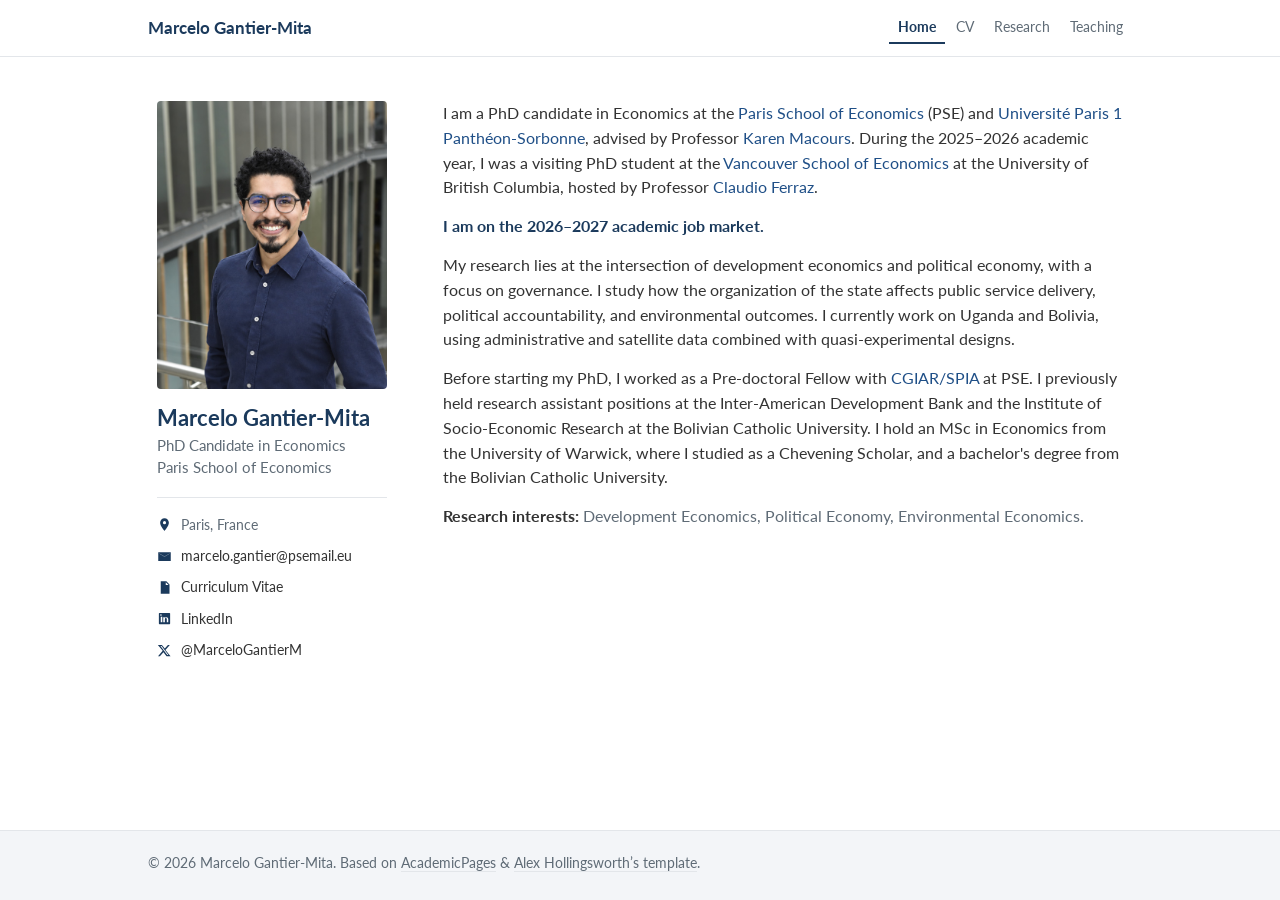
<file: index.html>
<!DOCTYPE html>
<html lang="en">
<head>
  <meta charset="utf-8">
  <meta name="viewport" content="width=device-width, initial-scale=1">
  <title>Marcelo Gantier-Mita</title>
  <meta name="description" content="Marcelo Gantier-Mita — PhD candidate in Economics, Paris School of Economics. Development economics, political economy, environmental economics.">
  <link rel="canonical" href="https://marcelogantier.github.io/">
  <link rel="preconnect" href="https://fonts.googleapis.com">
  <link rel="preconnect" href="https://fonts.gstatic.com" crossorigin>
  <link href="https://fonts.googleapis.com/css2?family=Lato:ital,wght@0,400;0,700;0,900;1,400;1,700&display=swap" rel="stylesheet">
  <link rel="stylesheet" href="style.css">
</head>
<body>

<!-- ===================== MASTHEAD / TABS ===================== -->
<header class="masthead">
  <nav class="nav" aria-label="Main navigation">
    <a class="nav-name" href="#bio">Marcelo Gantier-Mita</a>
    <ul class="nav-links">
      <li><a href="#bio" data-panel="bio">Home</a></li>
      <!-- CV tab: opens the PDF. To host it on the site, drop it in files/ and change the href to files/cv_gantier.pdf -->
      <li><a href="files/cv_gantier.pdf" target="_blank" rel="noopener">CV</a></li>
      <li><a href="#research" data-panel="research">Research</a></li>
      <li><a href="#teaching" data-panel="teaching">Teaching</a></li>
    </ul>
  </nav>
</header>

<div class="page">

  <!-- ===================== SIDEBAR (sticky) ===================== -->
  <aside class="sidebar">
    <img class="avatar" src="photo.jpg" alt="Marcelo Gantier-Mita" width="600" height="750">
    <h1 class="author-name">Marcelo Gantier-Mita</h1>
    <p class="author-title">PhD Candidate in Economics<br>Paris School of Economics</p>

    <ul class="author-links">
      <li>
        <svg class="icon" viewBox="0 0 24 24" aria-hidden="true"><path d="M12 2C8.1 2 5 5.1 5 9c0 5.2 7 13 7 13s7-7.8 7-13c0-3.9-3.1-7-7-7zm0 9.5a2.5 2.5 0 1 1 0-5 2.5 2.5 0 0 1 0 5z"/></svg>
        <span>Paris, France</span>
      </li>
      <li>
        <svg class="icon" viewBox="0 0 24 24" aria-hidden="true"><path d="M2 5h20v14H2V5zm2 2v.5l8 5 8-5V7l-8 5-8-5z"/></svg>
        <a href="mailto:marcelo.gantier@psemail.eu">marcelo.gantier@psemail.eu</a>
      </li>
      <li>
        <svg class="icon" viewBox="0 0 24 24" aria-hidden="true"><path d="M6 2h9l5 5v15H6V2zm8 1.5V8h4.5L14 3.5zM8 11h8v1.5H8V11zm0 3h8v1.5H8V14zm0 3h8v1.5H8V17z"/></svg>
        <a href="files/cv_gantier.pdf" target="_blank" rel="noopener">Curriculum Vitae</a>
      </li>
      <!-- Google Scholar and RePEc hidden for now; delete the comment markers to show them again
      <li>
        <svg class="icon" viewBox="0 0 24 24" aria-hidden="true"><path d="M12 3L1 9l11 6 9-4.9V17h2V9L12 3zm-7 9.9V17c0 1.7 3.1 4 7 4s7-2.3 7-4v-4.1l-7 3.8-7-3.8z"/></svg>
        <a href="https://scholar.google.com/citations?user=gNY6Kz4AAAAJ&amp;hl=en" target="_blank" rel="noopener">Google Scholar</a>
      </li>
      <li>
        <svg class="icon" viewBox="0 0 24 24" aria-hidden="true"><path d="M3 3h2v16h16v2H3V3zm4 12l4-5 3 3 6-7 1.5 1.3L16 16l-3-3-4 5-2-3z"/></svg>
        <a href="https://ideas.repec.org/f/pga936.html" target="_blank" rel="noopener">RePEc / IDEAS</a>
      </li>
      -->
      <li>
        <svg class="icon" viewBox="0 0 24 24" aria-hidden="true"><path d="M4 3h16a1 1 0 0 1 1 1v16a1 1 0 0 1-1 1H4a1 1 0 0 1-1-1V4a1 1 0 0 1 1-1zm3.5 6H6v9h2.5V9zm-1.2-4A1.3 1.3 0 1 0 6.3 7.6 1.3 1.3 0 0 0 6.3 5zM18 13.3c0-2.4-1.3-3.5-3-3.5-1.4 0-2 .8-2.4 1.3V10H10v8h2.6v-4.4c0-1.2.2-2.3 1.7-2.3s1.4 1.3 1.4 2.4V18H18v-4.7z"/></svg>
        <a href="https://www.linkedin.com/in/marcelo-gantier-mita-014632183/" target="_blank" rel="noopener">LinkedIn</a>
      </li>
      <li>
        <svg class="icon" viewBox="0 0 24 24" aria-hidden="true"><path d="M17.5 3h3l-7 8 8.2 10h-6.4l-5-6.2L4.6 21h-3l7.5-8.5L1.4 3h6.5l4.5 5.7L17.5 3zm-1 16h1.7L7.3 4.7H5.5L16.5 19z"/></svg>
        <a href="https://twitter.com/MarceloGantierM" target="_blank" rel="noopener">@MarceloGantierM</a>
      </li>
    </ul>
  </aside>

  <!-- ===================== MAIN CONTENT: one panel visible at a time ===================== -->
  <main class="content">

    <!-- ---------- BIO ---------- -->
    <section id="bio" class="panel">
      <p>I am a PhD candidate in Economics at the <a href="https://www.parisschoolofeconomics.eu/en/persons/marcelo-gantier/" target="_blank" rel="noopener">Paris School of Economics</a> (PSE) and <a href="https://www.pantheonsorbonne.fr/" target="_blank" rel="noopener">Université Paris 1 Panthéon-Sorbonne</a>, advised by Professor <a href="https://www.parisschoolofeconomics.eu/en/macours-karen/" target="_blank" rel="noopener">Karen Macours</a>. During the 2025–2026 academic year, I was a visiting PhD student at the <a href="https://economics.ubc.ca/" target="_blank" rel="noopener">Vancouver School of Economics</a> at the University of British Columbia, hosted by Professor <a href="https://sites.google.com/site/claudferraz/" target="_blank" rel="noopener">Claudio Ferraz</a>.</p>

      <p class="jm-note">I am on the 2026–2027 academic job market.</p>

      <p>My research lies at the intersection of development economics and political economy, with a focus on governance. I study how the organization of the state affects public service delivery, political accountability, and environmental outcomes. I currently work on Uganda and Bolivia, using administrative and satellite data combined with quasi-experimental designs.</p>

      <!-- Hidden for now (owner request, 19 Oct 2026). To restore, remove the comment markers around this paragraph.
      <p>A second strand of my research focuses on agricultural technology adoption in Sub-Saharan Africa, particularly in livestock production. I am currently working on a joint project studying how the adoption of improved practices and livestock breeds in Uganda affects farm incomes and environmental outcomes.</p>
      -->

      <p>Before starting my PhD, I worked as a Pre-doctoral Fellow with <a href="https://iaes.cgiar.org/spia" target="_blank" rel="noopener">CGIAR/SPIA</a> at PSE. I previously held research assistant positions at the Inter-American Development Bank and the Institute of Socio-Economic Research at the Bolivian Catholic University. I hold an MSc in Economics from the University of Warwick, where I studied as a Chevening Scholar, and a bachelor's degree from the Bolivian Catholic University.</p>

      <p class="fields"><strong>Research interests:</strong> Development Economics, Political Economy, Environmental Economics.</p>
    </section>

    <!-- ---------- RESEARCH ---------- -->
    <section id="research" class="panel" hidden>
      <h2>Research</h2>

      <h3 class="subheading">Working Papers</h3>

      <!-- Job market paper, highlighted -->
      <article class="paper">
        <div class="jmp-head">
          <p class="paper-tag">Job Market Paper</p>
          <!-- Draft is public. To update: overwrite files/jmp_gantier.pdf and change the "Latest draft" month below, push -->
          <h3 class="paper-title"><a href="files/jmp_gantier.pdf" target="_blank" rel="noopener">Bringing Services Closer to People? Distance to Administrators and the Reach of the State</a></h3>
          <p class="paper-meta">
            Latest draft: November 2026
            · <a href="https://www.theigc.org/publications/proximity-to-administrators-effect-on-public-service-delivery-uganda" target="_blank" rel="noopener">IGC policy brief</a>
            · <a href="https://www.theigc.org/blogs/distance-public-service-delivery-uganda" target="_blank" rel="noopener">IGC blog post</a>
          </p>
        </div>
        <details class="abstract">
          <summary>Abstract</summary>
          <p>As populations grow, ensuring public service delivery to all citizens can be challenging, particularly in rural areas where state presence remains limited. Leveraging an episode of district proliferation in Uganda, this paper studies whether geographical proximity to local government administrative centers improves public service delivery and changes citizens’ relationship with the state. To establish causality, I exploit a policy implementation rule that generated exogenous variation in households’ proximity to new district headquarters. I find that households living closer to these centers have better access to electricity, roads, health facilities, and water sources. Beyond service delivery, proximity also shifts engagement from contentious to participatory channels and reduces direct experiences of corruption. These effects are stronger in politically aligned districts, where elected and appointed district leaders share political incentives. However, improvements in service delivery and citizen engagement do not translate into more favorable perceptions of the government. Finally, extending administrative reach comes at a fiscal cost. Each district split raises transfers to the pre-split territory by roughly 14 percent, with most of the increase concentrated in administrative expenditures rather than service delivery budgets.</p>
          <figure class="paper-figure paper-figure--wide">
            <img src="omoro_headquarters.jpg" alt="Roadside signs for the Omoro District Local Government headquarters and the District Education and Sports Offices, next to a dirt road in northern Uganda" width="1200" height="800" loading="lazy">
            <figcaption>Omoro District headquarters, Uganda, 2024.</figcaption>
          </figure>
        </details>
        <p class="presentations"><span class="label">Presented at:</span> Oxford Development Economics Workshop 2026, Bruneck Workshop on Political Economy 2026 (Free University of Bozen-Bolzano), PacDev 2026 (UC Davis), STEG Annual Conference and Theme Workshops 2026, Vancouver School of Economics Development and Political Economy seminar, European Doctoral Programme Jamboree 2024 (UPF), 12th Warwick PhD Economics Conference, 2nd Essex PhD Economics Conference, AFEDEV International Conference on Development Economics 2023, 14th Bolivian Conference on Development Economics, PSE Development and Political Economy seminar.</p>
      </article>

      <article class="paper">
        <h3 class="paper-title">Bottom-up Conservation: Sub-national Protected Areas and Local Governance in Bolivia</h3>
        <p class="paper-meta">(with <a href="https://www.cee-m.fr/member/girard-julia/" target="_blank" rel="noopener">Julia Girard</a>, <a href="https://iisec.ucb.edu.bo/investigador/carlos-eduardo-quezada-lambertin" target="_blank" rel="noopener">Carlos Quezada-Lambertin</a> and <a href="https://scholar.google.com/citations?user=niouNZAAAAAJ" target="_blank" rel="noopener">Jean Paul Benavides</a>)</p>
        <p class="paper-meta">Draft available upon request</p>
        <details class="abstract">
          <summary>Abstract</summary>
          <p>Protected areas are central to global conservation policy, yet evidence on decentralized forest conservation remains limited. In many countries, local governments can designate protected areas while national governments retain authority over land allocation. This paper studies what happens when the authority to protect land is decentralized but the authority to allocate it is not. Combining annual land cover data, parcel-level titling records, and nearly 99,000 judicial rulings, we study Municipal Protected Areas in Bolivia using staggered difference in differences. We find that designation modestly reduces deforestation but does not prevent national land titling. In protected areas without indigenous territories, titling of commercial and medium-sized properties triples after designation, while small property titling remains unchanged. Titled land is subsequently cleared at similar rates inside and outside protected areas. Titling is initiated by private claimants and faces little apparent legal contestation, with no judicial ruling challenging titles granted inside municipal protected areas. Where protection overlaps indigenous territories, titling does not increase, and the national land agency defends indigenous tenure in court. These findings suggest that indigenous territorial rights provide an institutional constraint on national land allocation that is absent under municipal protection alone.</p>
          <figure class="paper-figure">
            <img src="protected_areas.jpg" alt="Weathered wooden sign for a Bolivian protected area, listing the National Service of Protected Areas (SERNAP), at the edge of a forest track" width="610" height="431" loading="lazy">
            <figcaption>Protected area sign, Bolivia, 2025.</figcaption>
          </figure>
        </details>
        <p class="presentations"><span class="label">Presented at:</span> 6th AFEDEV International Conference on Development Economics, 3rd AFÉPOP Annual Conference, 20th Biennial Conference of the International Association for the Study of the Commons, 14th Bolivian Conference on Development Economics 2024, Forest and People Conference 2024, PSE GPET seminar.</p>
      </article>

      <article class="paper">
        <h3 class="paper-title">Voting for Justice? Judicial Elections and Checks and Balances in Bolivia</h3>
        <details class="abstract">
          <summary>Abstract</summary>
          <p>In 2011, Bolivia became the first country to select its highest court judges by popular vote, aiming to democratize justice and strengthen judicial legitimacy. This paper studies whether the reform affected the courts’ capacity to check the executive. Using the universe of high-court rulings since 2000, I compare outcomes in politically sensitive cases before and after the reform in a difference in differences setting. Preliminary findings suggest that, after the reform, the constitutional court became more likely to rule in favor of the government in cases where political power is directly at stake, including removal from office and electoral disputes. In the criminal chamber of the supreme court, appeals filed by accused public officials became more likely to be admitted and to succeed. These patterns are not present before the reform and become stronger under the second cohort of elected judges. Taken together, the evidence suggests that the popular election of judges, combined with government control over candidate pre-selection, may have facilitated political capture rather than strengthened checks and balances.</p>
          <figure class="paper-figure paper-figure--wide">
            <img src="ballot_2011.jpg" alt="Ballot for Bolivia’s 2011 judicial elections, La Paz department, listing candidates with photographs for the Agro-environmental Tribunal, the Council of the Magistracy, the Plurinational Constitutional Tribunal and the Supreme Court of Justice; candidate names are blurred" width="1200" height="800" loading="lazy">
            <figcaption>Ballot for the 2011 judicial elections, La Paz department. Cropped for size and shown for illustration only (it does not include all candidates). Candidate names blurred to preserve anonymity.</figcaption>
          </figure>
        </details>
        <p class="presentations"><span class="label">Presented at:</span> PSE GPET seminar.</p>
      </article>

      <h3 class="subheading">Work in Progress</h3>

      <article class="paper">
        <h3 class="paper-title">Turkish Soap Operas and Intimate Partner Violence in Peru</h3>
      </article>

      <article class="paper">
        <h3 class="paper-title">Livestock Intensification, Structural Transformation, and Environmental Spillovers</h3>
        <p class="paper-meta">(with <a href="https://sites.google.com/view/mdgordon/home" target="_blank" rel="noopener">Matthew Gordon</a>, <a href="https://www.parisschoolofeconomics.eu/en/macours-karen/" target="_blank" rel="noopener">Karen Macours</a> and <a href="https://asmarcheva.github.io/" target="_blank" rel="noopener">Antonia Marcheva</a>)</p>
      </article>

      <article class="paper">
        <h3 class="paper-title">Building Skills in Agri-Food Systems: A Meta-Analysis of Extension and Training Programs</h3>
        <p class="paper-meta">(with <a href="https://www.parisschoolofeconomics.eu/en/macours-karen/" target="_blank" rel="noopener">Karen Macours</a>, <a href="https://www.parisschoolofeconomics.eu/en/vanukuri-balasai/" target="_blank" rel="noopener">Balasai Vanukuri</a> and <a href="https://bfi.uchicago.edu/scholar/amit-khanal/" target="_blank" rel="noopener">Amit Khanal</a>)</p>
      </article>

      <article class="paper">
        <h3 class="paper-title">Impact of Land Tenure on Tropical Working Lands</h3>
        <p class="paper-meta">(with <a href="https://www.danielamiteva.com/home" target="_blank" rel="noopener">Daniela Miteva</a>, <a href="https://sanford.duke.edu/profile/subhrendu-k-pattanayak/" target="_blank" rel="noopener">Subhrendu Pattanayak</a>, <a href="https://provost.ncsu.edu/people/sills/" target="_blank" rel="noopener">Erin Sills</a>, <a href="https://sites.sanford.duke.edu/alexpfaff/" target="_blank" rel="noopener">Alex Pfaff</a>, <a href="https://scholar.google.com/citations?user=AZkuO_YAAAAJ" target="_blank" rel="noopener">Allen Blackman</a> et al.)</p>
        <details class="abstract">
          <summary>Abstract</summary>
          <p>While property rights interventions have been a dominant way to redistribute costs and benefits from forests and address conservation challenges especially in working forests, the evidence of their effectiveness to date remains sparse. In this paper, we address this gap by providing rigorous evidence of the impacts of two such interventions: the establishment of commercial logging rights and voluntary market-based certification, specifically certification by the Forest Stewardship Council (FSC). Applying rigorous difference-in-difference methods for staggered treatment designs, we use data from 15 tropical countries, where we conducted synchronized research (meta-keta) aligned with each country’s specific theory of change. We show that the establishment of logging rights does not exacerbate forest loss. We find limited evidence of FSC’s impacts on stalling forest loss. However, we note the significant heterogeneity by colonial past and economic development stage. Further, we demonstrate the importance of controlling for country specific covariates based on each country’s theory of change. Our work has important implications for the design and implementation of global conservation and development interventions.</p>
        </details>
      </article>

      <article class="paper">
        <h3 class="paper-title">An Unlikely Shield: Informal Settlements and Political Violence in Peru</h3>
        <p class="paper-meta">(with <a href="https://hparedes-c.github.io/index.html" target="_blank" rel="noopener">Hector Paredes</a>)</p>
      </article>

      <h3 class="subheading">Policy Reports</h3>

      <article class="paper">
        <h3 class="paper-title">Measuring Livestock: A Review of Data Gaps and Methodological Opportunities for Livestock Data Collection in Household and Agricultural Surveys</h3>
        <p class="paper-venue">50x2030 Working Paper Series, 2025</p>
        <details class="abstract">
          <summary>Abstract</summary>
          <p>This review identifies key data gaps and methodological challenges in collecting data on livestock in the context of household and agricultural surveys, with emphasis on livestock enumeration, product quantification and valuation, and labor. Drawing on consultations with international experts and stakeholders, as well as a review of nine prominent survey instruments, including those from the 50x2030 Initiative, the Living Standards Measurement Study–Integrated Surveys on Agriculture (LSMS-ISA), and the Agricultural Integrated Survey (AGRIS), the review highlights critical gaps in measuring live weight, milk production, by-products, and gender-disaggregated labor in addition to revealing limited or inconsistent coverage in critical areas such as herd dynamics, livestock systems, feed, and animal health. The review also indicates emerging methodologies, including digital apps, AI-powered computer vision, mechanized tools, and remote sensing, and discusses their feasibility for integration in large-scale household and agricultural survey operations. The objective of the review is to inform future methodological research efforts aimed at validating scalable and cost-effective innovations for improved livestock data collected through national agricultural surveys, such as those supported by the 50x2030 Initiative.</p>
        </details>
      </article>

      <h3 class="subheading">Pre-doctoral Publications</h3>

      <h4 class="minor-heading">Refereed journals</h4>
      <ul class="pub-list">
        <li><a href="https://onlinelibrary.wiley.com/doi/10.1002/jid.3872" target="_blank" rel="noopener">“Subjective Expectations and Schooling Choices in Latin America and the Caribbean”</a> (with <a href="https://gobierno.uc.cl/profesores/andrea-repetto/" target="_blank" rel="noopener">Andrea Repetto</a> and <a href="https://sites.google.com/site/rafaelnovella/" target="_blank" rel="noopener">Rafael Novella</a>). <em>Journal of International Development</em>, 36(3), 2024.</li>
        <li><a href="https://drive.google.com/file/d/1UpiEnIzRqbi2u9QxiJTB6930QzNvvNmS/view?usp=sharing" target="_blank" rel="noopener">“El Gasto Público y su Efecto en la Economía Boliviana: Periodo 1990–2015”</a> (with Germán Molina). <em><a href="https://www.redalyc.org/articulo.oa?id=425951181002" target="_blank" rel="noopener">Revista Perspectivas</a></em>, no. 39, 2017.</li>
        <li><a href="https://drive.google.com/file/d/11ZLIG7ux9iAJ0hp0sHK6buea4Oj94WAZ/view?usp=sharing" target="_blank" rel="noopener">“Causalidad entre el gasto de Gobierno y el ingreso nacional: el caso de Bolivia”</a> (with Germán Molina). <em><a href="http://www.scielo.org.bo/pdf/rlde/n25/n25_a03.pdf" target="_blank" rel="noopener">Latin American Journal of Economic Development</a></em>, no. 25, 2016.</li>
      </ul>

      <h4 class="minor-heading">Working papers and reports</h4>
      <ul class="pub-list">
        <li><a href="https://www.researchsquare.com/article/rs-3028333/v1" target="_blank" rel="noopener">“The Challenge of Tracking the Reach of Post-Green Revolution Crop Breeding”</a> (with <a href="https://iaes.cgiar.org/spia/team/james-stevenson" target="_blank" rel="noopener">James Stevenson</a>, <a href="https://www.parisschoolofeconomics.eu/en/macours-karen/" target="_blank" rel="noopener">Karen Macours</a>, <a href="https://ilci.cornell.edu/our-team/greg-traxler/" target="_blank" rel="noopener">Greg Traxler</a> and <a href="https://iaes.cgiar.org/spia/team/frederic-kosmowski" target="_blank" rel="noopener">Frederic Kosmowski</a>). Research Square preprint, 2023.</li>
        <li><a href="http://www.iisec.ucb.edu.bo/assets_iisec/publicacion/DT_IISEC-UCB_N_06-2020_MARCELO_GANTIER.pdf" target="_blank" rel="noopener">“Commodity Shocks, Factor Intensity and Conflicts in Africa.”</a> IISEC Working Paper 06/2020, 2020.</li>
        <li><a href="https://drive.google.com/file/d/18NWggH8gnJtJ4hSVAwcGp8MuILGbaWny/view?usp=sharing" target="_blank" rel="noopener">“Rent-seeking en un Entorno de Alta Dependencia de Recursos Naturales: El caso de Bolivia”</a> (with Bernardo Fernández and Martín Palmero). <a href="https://www.inesad.edu.bo/en/2018/10/16/rent-seeking-en-un-entorno-de-alta-dependencia-de-recursos-naturales-el-caso-de-bolivia/" target="_blank" rel="noopener">INESAD Working Paper 04/2018</a>, 2018. <a href="https://elpais.bo/economia/20181104_rentismo-en-bolivia-disminuye-el-bienestar-y-la-produccion.html" target="_blank" rel="noopener">Media coverage</a>.</li>
        <li><a href="https://drive.google.com/file/d/1GdzJBQTbH0zXxvgdBrt1igpFrjq0Zwzw/view?usp=sharing" target="_blank" rel="noopener">“Deuda Social en Bolivia”</a> (coordinated by Fernanda Wanderley and Jaime Pérez). <a href="http://www.iisec.ucb.edu.bo/publicacion-observatorio/deuda-social-en-bolivia" target="_blank" rel="noopener">IISEC Social Debt Observatory</a>, 2017.</li>
        <li><a href="https://drive.google.com/file/d/1eR7ldrJ6t7VQgelV0itLSwA-caOLu7UB/view?usp=sharing" target="_blank" rel="noopener">“Productividad y Felicidad: ¿Las Personas más Productivas son más Felices?”</a> (with Alejandro Herrera and Javier Aliaga). <a href="http://www.iisec.ucb.edu.bo/publicacion/productividad-y-felicidad-las-personas-mas-productivas-son-mas-felices" target="_blank" rel="noopener">IISEC Working Paper 13/2015</a>, 2015.</li>
      </ul>

      <h4 class="minor-heading">Book chapters</h4>
      <ul class="pub-list">
        <li><a href="https://drive.google.com/file/d/1FX5B_zvntz1U9eHRfU32RDkpRvqrC0-D/view?usp=sharing" target="_blank" rel="noopener">“Rent-seeking en un Entorno de Alta Dependencia de Recursos Naturales: El caso de Bolivia”</a> (with Bernardo Fernández and Martín Palmero). In <em><a href="https://www.inesad.edu.bo/en/2019/03/27/investigaciones-para-el-desarrollo-economico-de-bolivia/" target="_blank" rel="noopener">Investigaciones para el Desarrollo Económico de Bolivia</a></em>, A.B.C.E. – Fundación INESAD, 2019, pp. 169–228.</li>
        <li><a href="https://drive.google.com/file/d/1X1wj1uoXXGI5udNkz45giH0CalGVEVjg/view?usp=sharing" target="_blank" rel="noopener">“The relationship between natural resources and local human development: signs of curse or blessing?”</a> (with Horacio Vera). In <em><a href="https://www.programa-trandes.net/Ressources/Publikationen/Growth-KAS-English-web.pdf" target="_blank" rel="noopener">Growth, Inequality and the Challenges for Sustainability</a></em>, Konrad Adenauer Stiftung, 2018, pp. 141–156.</li>
        <li><a href="https://drive.google.com/file/d/1u_c8iOk_J-PM1UW8VUCZHne4PGymKa_Y/view?usp=sharing" target="_blank" rel="noopener">“Justicia Social y Gobernanza en la Región Andina”</a> (with Horacio Vera). In <em><a href="http://www.iisec.ucb.edu.bo/assets_iisec/publicacion/Hacia_el_desarrollo_sostenible-web1.pdf" target="_blank" rel="noopener">Hacia el Desarrollo Sostenible en la Región Andina</a></em>, Konrad Adenauer Stiftung, 2018, pp. 99–162.</li>
        <li><a href="https://drive.google.com/file/d/1-b9xaydN4Jev62P_QIJgseDAdz29HHnb/view?usp=sharing" target="_blank" rel="noopener">“Avances de la Economía de la Felicidad en Bolivia”</a> (with Alejandro Herrera, Luis Serrudo, Javier Aliaga and Miguel Carvajal). <a href="http://www.iisec.ucb.edu.bo/publicacion/avances-de-la-economia-de-la-felicidad-en-bolivia" target="_blank" rel="noopener">Instituto de Investigaciones Socio-Económicas</a>, 2015.</li>
      </ul>

      <h3 class="subheading">Academic Service</h3>
      <ul class="teach-list">
        <li><span class="course">Referee</span> — Journal of Development Economics; Latin American Journal of Economic Development (LAJED); EAYE Annual Meeting 2026; Bolivian Conference on Development Economics 2026.</li>
        <li><span class="course">Seminar organization</span> — Development Economics Seminar, Paris School of Economics, 2024–25.</li>
        <li><span class="course">Conference organization</span> — <a href="https://bcde2025.sebol.org/" target="_blank" rel="noopener">Bolivian Conference on Development Economics (BCDE)</a>, 2024 and 2025.</li>
        <li><span class="course">Mentoring</span> — <a href="https://econthaki.github.io/" target="_blank" rel="noopener">EconThaki</a>, 2024.</li>
        <li><span class="course">Affiliations</span> — American Economic Association (AEA); European Economic Association (EEA); Latin American and Caribbean Economic Association (LACEA); Association Française d’Économie du Développement (AFEDEV); Association Française des Économistes de la Population (AFÉPOP); Bolivian Society of Economists (SEBOL), elected member of the board of directors, 2024–2026.</li>
      </ul>
    </section>

    <!-- ---------- TEACHING ---------- -->
    <section id="teaching" class="panel" hidden>
      <h2>Teaching</h2>

      <h3 class="subheading">Paris School of Economics</h3>
      <ul class="teach-list">
        <li><span class="course">Econometrics 2: Treatment Effect Models</span> — Teaching Assistant, M1 Public Policy and Development (PPD), 2023–24 and 2024–25.<br><span class="award">PPD Teaching Prize for Best Teaching Assistant, 2023–24.</span><br><span class="topics">Topics: potential outcomes, RCTs, IV, RDD, DiD, matching; applications in R.</span></li>
      </ul>

      <h3 class="subheading">Universidad Católica Boliviana</h3>
      <ul class="teach-list">
        <li><span class="course">Macroeconomics II</span> (Econ 223) — Lecturer, 2020.<br><span class="topics">Topics: consumption and investment, open economy, money and inflation, Phillips curve, debt sustainability, growth.</span></li>
        <li><span class="course">General Economics</span> (Econ 101) — Lecturer, 2017–2018.<br><span class="topics">Topics: supply and demand, consumer and producer theory, national accounts, growth.</span></li>
        <li><span class="course">Econometrics I &amp; II</span> — Teaching Assistant, 2014–2015.<br><span class="topics">Topics: linear regression and inference; time series.</span></li>
        <li><span class="course">Macroeconomics I</span> — Teaching Assistant, 2013–2014.<br><span class="topics">Topics: national accounts, IS–LM, growth models.</span></li>
        <li><span class="course">General Economics</span> — Teaching Assistant, 2012.<br><span class="topics">Topics: principles of micro and macroeconomics.</span></li>
      </ul>

      <h3 class="subheading">Short courses</h3>
      <ul class="teach-list">
        <li><span class="course">Multidimensional Poverty</span> — Universidad Católica Boliviana, 2017.</li>
        <li><span class="course">Introduction to Stata Programming</span> — Universidad Mayor de San Andrés, 2016.</li>
        <li><span class="course">Household Surveys and Applications in Stata</span> — Universidad Católica Boliviana, 2016.</li>
      </ul>
    </section>

  </main>
</div>

<footer class="site-footer">
  <div class="footer-inner">
    <p>© <span id="year"></span> Marcelo Gantier-Mita. Based on <a href="https://github.com/academicpages/academicpages.github.io" target="_blank" rel="noopener">AcademicPages</a> &amp; <a href="https://www.ashecon.org/newsletter/newsletter-20203/create-a-simple-and-a-free-job-market-website/" target="_blank" rel="noopener">Alex Hollingsworth’s template</a>.</p>
  </div>
</footer>

<!-- Without JavaScript every panel is shown, one after the other -->
<noscript><style>.panel[hidden] { display: block !important; }</style></noscript>

<script>
  document.getElementById('year').textContent = new Date().getFullYear();

  // Tab navigation: show one panel at a time, driven by the URL hash (#bio, #research, ...)
  (function () {
    var panels = Array.prototype.slice.call(document.querySelectorAll('.panel'));
    var tabs = Array.prototype.slice.call(document.querySelectorAll('.nav-links a[data-panel]'));
    var ids = panels.map(function (p) { return p.id; });

    function show(id) {
      if (id === 'jmp') id = 'research';   // the JMP tab was folded into Research (Oct 2026)
      if (ids.indexOf(id) === -1) id = ids[0];
      panels.forEach(function (p) { p.hidden = (p.id !== id); });
      tabs.forEach(function (a) {
        var on = a.getAttribute('data-panel') === id;
        a.classList.toggle('active', on);
        if (on) a.setAttribute('aria-current', 'page'); else a.removeAttribute('aria-current');
      });
      window.scrollTo(0, 0);
    }

    function fromHash() { show((location.hash || '#bio').slice(1)); }

    window.addEventListener('hashchange', fromHash);
    fromHash();
  })();
</script>

</body>
</html>
</file>
<file: style.css>
/* ==========================================================
   Marcelo Gantier-Mita — academic site
   Structure: academicpages-style sticky sidebar (photo, name,
   links) on the left, single-page content on the right.
   Font: Lato throughout
   Accent: #1b3a5c   Text: #2B2B2B   Background: #ffffff
   ========================================================== */

:root {
  --accent: #1b3a5c;
  --accent-dark: #142c47;
  --link: #1f4f87;          /* clickable text: lighter, more saturated than the navy used for structure */
  --link-hover: #173d6a;
  --text: #333333;          /* black at 80% on white, matching the Google Sites body text */
  --muted: #5f6b76;
  --rule: #e3e6ea;
  --bg: #ffffff;
  --footer-bg: #f3f5f8;
  --panel: #f7f9fb;         /* tinted ground behind abstracts */
  --max: 1040px;
  --sidebar-w: 230px;
  --header-h: 56px;
  --font-head: "Lato", "Helvetica Neue", Arial, sans-serif;
  --font-body: "Lato", "Helvetica Neue", Arial, sans-serif;
}

* { box-sizing: border-box; }

html { scroll-padding-top: calc(var(--header-h) + 20px); }

body {
  margin: 0;
  min-height: 100vh;
  display: flex;
  flex-direction: column;
  font-family: var(--font-body);
  font-size: 16px;
  line-height: 1.55;
  color: var(--text);
  background: var(--bg);
}

a { color: var(--link); text-decoration: none; }
a:hover, a:focus { color: var(--link-hover); text-decoration: underline; }
a:focus-visible { outline: 2px solid var(--accent); outline-offset: 2px; }

h1, h2, h3, h4 {
  font-family: var(--font-head);
  color: var(--accent);
  font-weight: 700;
  line-height: 1.25;
  margin: 0;
}

p { margin: 0 0 14px; }

/* ---------- Masthead / nav ---------- */
.masthead {
  position: sticky;
  top: 0;
  z-index: 100;
  background: rgba(255, 255, 255, 0.97);
  backdrop-filter: blur(6px);
  border-bottom: 1px solid var(--rule);
}

.nav {
  max-width: var(--max);
  margin: 0 auto;
  padding: 0 28px;
  height: var(--header-h);
  display: flex;
  align-items: center;
  justify-content: space-between;
  gap: 16px;
}

.nav-name {
  font-family: var(--font-head);
  font-weight: 700;
  font-size: 1.05rem;
  color: var(--accent);
  white-space: nowrap;
}
.nav-name:hover { text-decoration: none; }

.nav-links {
  list-style: none;
  margin: 0;
  padding: 0;
  display: flex;
  gap: 2px;
}

.nav-links a {
  display: block;
  padding: 4px 9px;
  font-size: 0.88rem;
  color: var(--muted);
  border-bottom: 2px solid transparent;
  white-space: nowrap;
  transition: color .15s, border-color .15s;
}
.nav-links a:hover { color: var(--accent); text-decoration: none; }
.nav-links a.active { color: var(--accent); border-bottom-color: var(--accent); font-weight: 700; }

/* ---------- Two-column page ---------- */
.page {
  max-width: var(--max);
  margin: 0 auto;
  padding: 44px 28px 0;
  display: grid;
  grid-template-columns: var(--sidebar-w) 1fr;
  gap: 56px;
  align-items: start;
}

/* ---------- Sidebar (stays fixed while the content scrolls) ---------- */
.sidebar {
  position: sticky;
  top: calc(var(--header-h) + 36px);
  align-self: start;
}

.avatar {
  display: block;
  width: 100%;
  height: auto;
  aspect-ratio: 4 / 5;
  border-radius: 4px;
  object-fit: cover;
  margin-bottom: 16px;
  background: #eef1f4;
}

.author-name { font-size: 1.35rem; margin-bottom: 4px; }
.author-title { font-size: 0.93rem; color: var(--muted); margin-bottom: 18px; line-height: 1.45; }

.author-links {
  list-style: none;
  margin: 0;
  padding: 16px 0 0;
  border-top: 1px solid var(--rule);
  font-size: 0.9rem;
}
.author-links li {
  display: flex;
  align-items: center;
  gap: 9px;
  margin-bottom: 9px;
  color: var(--muted);
  word-break: break-word;
}
.author-links a { color: var(--text); }
.author-links a:hover { color: var(--link); }
.icon { width: 15px; height: 15px; flex: 0 0 15px; fill: var(--accent); }

/* ---------- Main content ---------- */
.content { min-width: 0; max-width: 680px; }

.panel { padding: 0 0 40px; }
.panel[hidden] { display: none; }

/* Level 1: section title (Lato bold, navy) */
.panel h2 {
  font-size: 1.45rem;
  margin-bottom: 24px;
}

.lede { font-size: 1.02rem; }
.jm-note { color: var(--accent); font-weight: 700; }
.fields { margin-bottom: 0; color: var(--muted); }
.fields strong { font-weight: 700; color: var(--text); }

/* Level 2: group label (Lato bold, uppercase, muted grey, rule in the same grey).
   Different case and colour from paper titles (navy, mixed case),
   so the two never read as the same level. */
.subheading {
  font-family: var(--font-body);
  font-size: 0.95rem;
  font-weight: 700;
  text-transform: uppercase;
  letter-spacing: .08em;
  color: var(--muted);
  margin: 44px 0 18px;
  padding-bottom: 6px;
  border-bottom: 2px solid var(--muted);
}
.panel h2 + .subheading { margin-top: 0; }

/* Level 3: paper title (Lato bold, navy) */
.paper { margin: 0 0 30px; }
.paper-title { font-size: 1.06rem; margin-bottom: 5px; text-wrap: balance; }
.paper-title a { color: var(--link); }
.paper-title a:hover { color: var(--link-hover); text-decoration: underline; text-underline-offset: 3px; }
.paper-meta { margin: 0 0 6px; color: var(--muted); font-size: 0.9rem; }
.paper-meta a { color: var(--muted); text-decoration: underline; text-decoration-color: var(--rule); text-underline-offset: 3px; }
.paper-meta a:hover { color: var(--link); text-decoration-color: var(--link); }

/* Job market paper in the Research tab: label, title and links on a light blue band with a navy edge;
   the abstract and "Presented at" below it look like any other paper */
.jmp-head {
  margin-bottom: 8px;
  padding: 14px 20px 10px;
  background: #eef3f9;
  border-left: 3px solid var(--accent);
  border-radius: 0 4px 4px 0;
}
.paper-tag {
  margin: 0 0 6px;
  font-size: 0.74rem;
  font-weight: 700;
  letter-spacing: .08em;
  text-transform: uppercase;
  color: var(--accent);
}

/* Journal / working-paper series: its own line, bold, under the coauthors */
.paper-venue { margin: 0 0 6px; font-weight: 700; font-size: 0.88rem; color: var(--accent); }

/* Where the paper has been presented: quiet line, sits under the abstract */
.presentations { margin: 12px 0 0; color: var(--muted); font-size: 0.82rem; line-height: 1.55; }
.presentations .label { font-weight: 700; color: var(--muted); }

/* Level 4: sub-group inside pre-doctoral work (Lato bold italic, body color) */
.minor-heading {
  font-family: var(--font-head);
  font-style: italic;
  font-weight: 700;
  font-size: 0.95rem;
  color: var(--text);
  margin: 22px 0 8px;
}

details.abstract { margin-top: 4px; }
details.abstract summary {
  cursor: pointer;
  font-size: 0.88rem;
  font-weight: 700;
  color: var(--link);
  list-style: none;
  display: inline-flex;
  align-items: center;
  gap: 6px;
  user-select: none;
}
details.abstract summary::-webkit-details-marker { display: none; }
details.abstract summary::before { content: "+"; font-size: 1rem; width: 12px; text-align: center; }
details.abstract[open] summary::before { content: "\2013"; }
/* The abstract is the longest block on the page: it gets a tinted panel,
   a little more leading than the body, and a ragged right edge. */
details.abstract p {
  margin: 10px 0 0;
  padding: 14px 18px;
  background: var(--panel);
  border-left: 3px solid #a3b6ca;   /* the navy, lightened so it marks the panel without shouting */
  border-radius: 0 3px 3px 0;
  font-size: 0.94rem;
  line-height: 1.68;
  text-align: left;
  hyphens: none;
}

/* Photo attached to a paper: lives inside the abstract, so it appears only
   when the reader opens it. Kept below full width so it stays illustrative. */
.paper-figure { margin: 16px auto 0; max-width: 460px; }
/* Wide variant: runs the full width of the abstract, flush with its left edge */
.paper-figure--wide { margin: 16px 0 4px; max-width: none; }
.paper-figure img {
  display: block;
  width: 100%;
  height: auto;
  border-radius: 4px;
}
.paper-figure figcaption {
  margin-top: 8px;
  font-size: 0.85rem;
  color: var(--muted);
  line-height: 1.5;
  text-align: left;
}

.pub-list, .teach-list { margin: 0; padding-left: 20px; }
.pub-list li, .teach-list li { margin-bottom: 11px; font-size: 0.93rem; }
/* Pre-doctoral entries: the title is the blue link; the journal, series or
   publisher that follows keeps a quieter body-coloured underline. */
.pub-list a { color: var(--link); }
.pub-list li > a:not(:first-child),
.pub-list em a { color: var(--text); text-decoration: underline; text-decoration-color: var(--rule); text-underline-offset: 3px; }
.pub-list li > a:not(:first-child):hover,
.pub-list em a:hover { color: var(--link); text-decoration-color: var(--link); }

.teach-list li::marker { color: var(--accent); }
.course { font-weight: 700; color: var(--accent); }
.topics { color: var(--muted); font-size: 0.9rem; }
.award { color: var(--accent); font-style: italic; }

/* ---------- Footer: tinted band that marks the end of the page ---------- */
.site-footer {
  margin-top: auto;               /* pushed to the bottom on short tabs (Bio, Contact) */
  background: var(--footer-bg);
  border-top: 1px solid var(--rule);
  color: var(--muted);
  font-size: 0.85rem;
  padding: 22px 0 26px;
}
.footer-inner { max-width: var(--max); margin: 0 auto; padding: 0 28px; }
.site-footer p { margin: 0; }
.site-footer .credit { margin-top: 4px; font-size: 0.8rem; }
.site-footer a { color: var(--muted); text-decoration: underline; text-decoration-color: var(--rule); text-underline-offset: 3px; }
.site-footer a:hover { color: var(--link); text-decoration-color: var(--link); }

/* ---------- Responsive ---------- */
@media (max-width: 860px) {
  .page { grid-template-columns: 1fr; gap: 28px; padding-top: 32px; }
  .content { max-width: none; }

  /* Sidebar becomes a compact centred header, academicpages-style */
  .sidebar { position: static; text-align: center; padding-bottom: 20px; border-bottom: 1px solid var(--rule); }
  .avatar { width: 160px; margin: 0 auto 12px; }
  .author-name { font-size: 1.25rem; }
  .author-title { margin-bottom: 12px; }
  .author-links {
    border-top: 0;
    padding-top: 0;
    display: flex;
    flex-wrap: wrap;
    justify-content: center;
    gap: 6px 18px;
  }
  .author-links li { margin: 0; }
}

@media (max-width: 720px) {
  body { font-size: 15.5px; }
  html { scroll-padding-top: 100px; }

  .nav { height: auto; flex-direction: column; align-items: flex-start; padding: 10px 18px 0; gap: 4px; }
  .nav-links { width: 100%; overflow-x: auto; -webkit-overflow-scrolling: touch; padding-bottom: 6px; scrollbar-width: none; }
  .nav-links::-webkit-scrollbar { display: none; }
  .nav-links a { font-size: 0.85rem; padding: 6px 8px; }

  .page { padding: 28px 18px 0; }
  .footer-inner { padding: 0 18px; }
  details.abstract p { text-align: left; }
}
</file>
